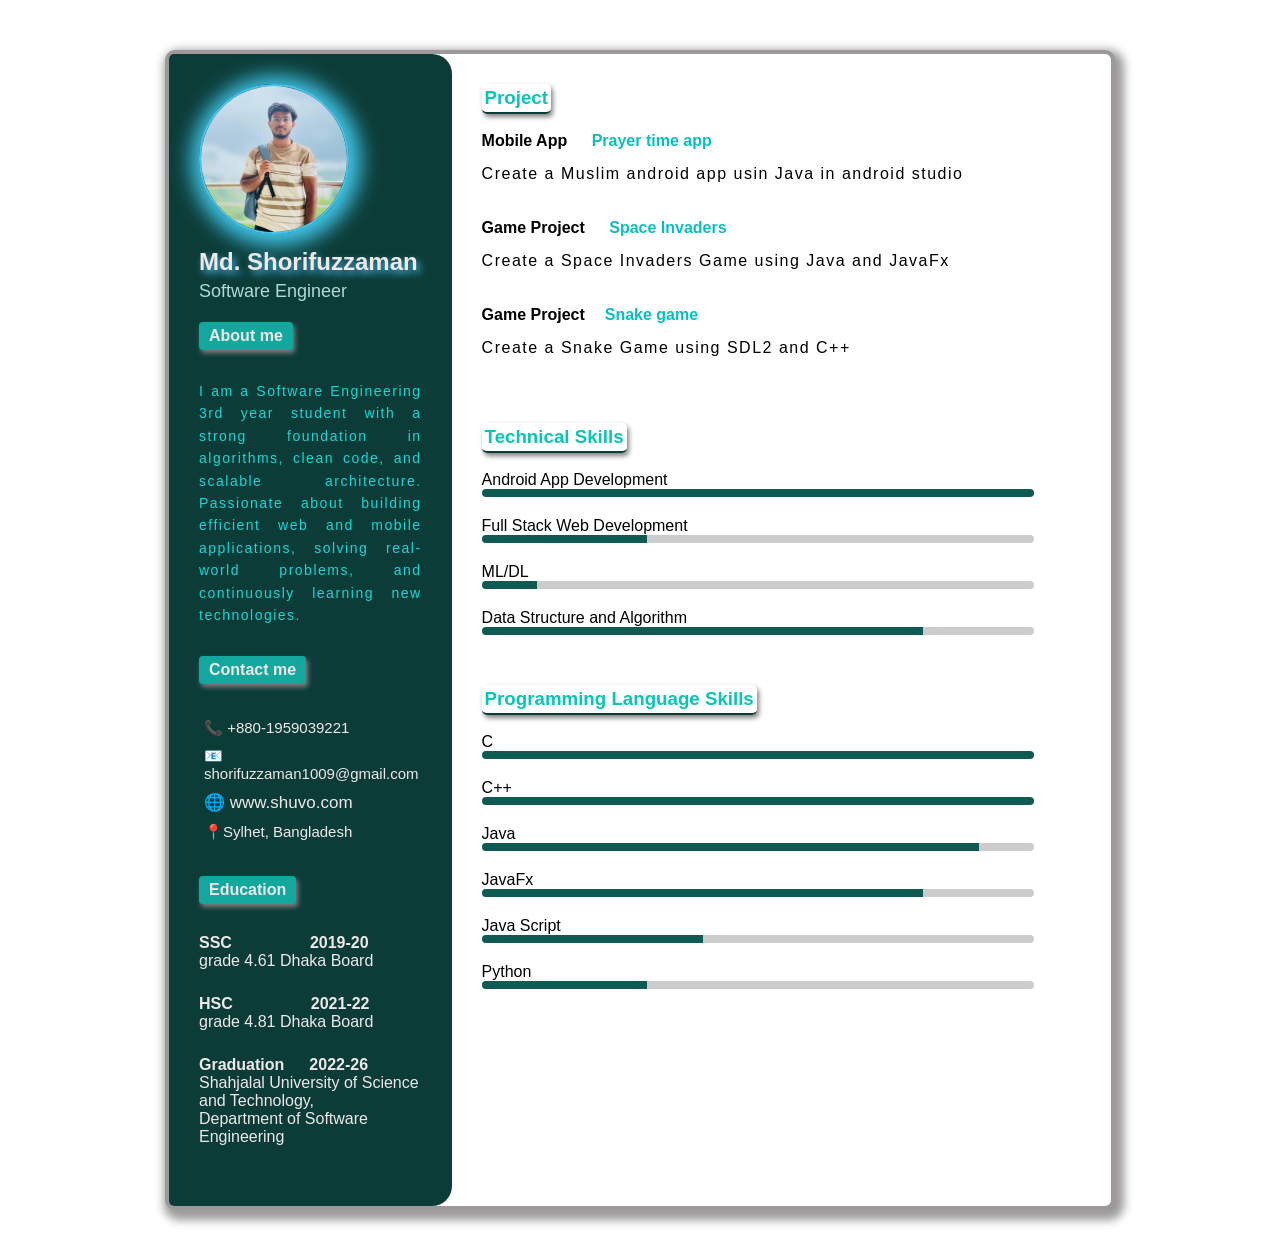
<file: index.html>
<!DOCTYPE html>
<html lang="en">

<head>
    <meta charset="UTF-8">
    <meta name="viewport" content="width=device-width, initial-scale=1.0">
    <title>Personal CV</title>
    <link rel="stylesheet" href="style2.css">
</head>

<body>

    <div class="container">

        <div class="firstPart">
            <img src="Profile2.jpg" alt="">
            <h1 class="name">Md. Shorifuzzaman</h1>
            <h2>Software Engineer</h2>

            <div class="aboutMe">
                <h3>About me</h3>
                <p >I am a Software Engineering 3rd year student with a strong foundation in algorithms, clean code, and scalable architecture. Passionate about building efficient web and mobile applications, solving real-world problems, and continuously learning new technologies.</p>
            </div>

            <div class="section">
                <h3>Contact me</h3>

                <ul class="contactList">
                    <li>📞 +880-1959039221</li>
                    <li>📧 shorifuzzaman1009@gmail.com</li>
                    <li><a href="#">🌐 www.shuvo.com</a></li>
                    <li>📍Sylhet, Bangladesh</li>
                </ul>
            </div>

            <div class="section">
                <h3>Education</h3>

                <div style="margin-bottom: 25px;">
                    <p><b>SSC<span style="padding-left: 78px;">2019-20</span></b></p>
                    <p>grade 4.61 Dhaka Board</p>
                </div>

                <div style="margin-bottom: 25px;">
                    <p><b>HSC<span style="padding-left: 78px;">2021-22</span></b></p>
                    <p>grade 4.81 Dhaka Board</p>
                </div>

                <div>
                    <p><b>Graduation<span style="padding-left: 25px;">2022-26</span></b></p>
                    <p>Shahjalal University of Science and Technology, <br>Department of Software Engineering</p>
                </div>
            </div>

        </div>

        <div class="secondPart">

            <div class="section">
                <h3>Project</h3> <br><br>

                <p><strong>Mobile App <span style="margin-left: 20px;color: rgb(9, 190, 190);">Prayer time app</span></strong><br>
                    <p style="margin-top: 15px;letter-spacing: 1.5px;">Create a Muslim android app usin Java in android studio</p>
                </p><br><br>

                <p><strong>Game Project <span style="margin-left: 20px;color: rgb(9, 190, 190);">Space Invaders</span></strong><br>
                    <p style="margin-top: 15px;letter-spacing: 1.5px;">Create a Space Invaders Game using Java and JavaFx</p>
                </p><br><br>

                <p><strong>Game Project<span style="margin-left: 20px;color: rgb(9, 190, 190);">Snake game</span></strong><br>
                    <p style="margin-top: 15px;letter-spacing: 1.5px;">Create a Snake Game using SDL2 and C++</p>
                </p><br><br>
                
            </div>

            <div class="section">
                <h3>Technical Skills</h3> <br><br>
                
                <div class="skill">
                    <span>Android App Development</span>
                    <div class="bar">
                        <div class="filled full"></div>
                    </div>
                </div>

                <div class="skill">
                    <span>Full Stack Web Development</span>
                    <div class="bar">
                        <div class="filled thirty"></div>
                    </div>
                </div>

                <div class="skill">
                    <span>ML/DL</span>
                    <div class="bar">
                        <div class="filled ten"></div>
                    </div>
                </div>

                <div class="skill">
                    <span>Data Structure and Algorithm</span>
                    <div class="bar">
                        <div class="filled eighty"></div>
                    </div>
                </div>

            </div>

            <div class="section">
                <h3>Programming Language Skills</h3><br> <br>

                <div class="languageSkill">
                    <span>C</span>
                    <div class="bar">
                        <div class="filled full"></div>
                    </div>
                </div>

                <div class="languageSkill">
                    <span>C++</span>
                    <div class="bar">
                        <div class="filled full"></div>
                    </div>
                </div>

                <div class="languageSkill">
                    <span>Java</span>
                    <div class="bar">
                        <div class="filled ninety"></div>
                    </div>
                </div>

                <div class="languageSkill">
                    <span>JavaFx</span>
                    <div class="bar">
                        <div class="filled eighty"></div>
                    </div>
                </div>

                <div class="languageSkill">
                    <span>Java Script</span>
                    <div class="bar">
                        <div class="filled fourty"></div>
                    </div>
                </div>

                <div class="languageSkill">
                    <span>Python</span>
                    <div class="bar">
                        <div class="filled thirty"></div>
                    </div>
                </div>

            </div>

        </div>

    </div>


</body>

</html>
</file>
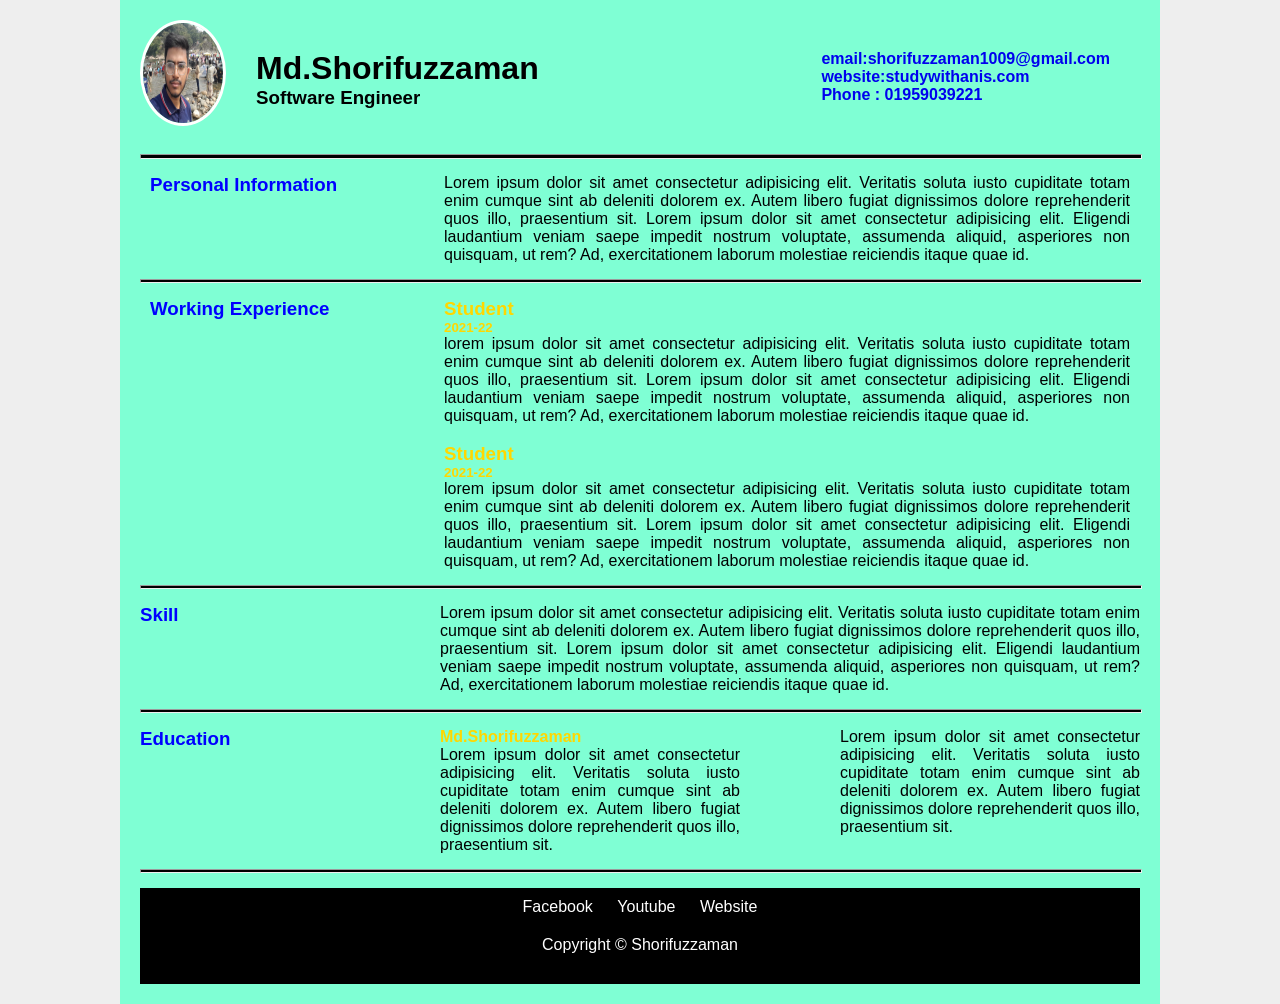
<file: CV project/setUpForWebDeveloper.html>
<!DOCTYPE html>
<html lang="en">

<head>
  <meta charset="UTF-8">
  <meta name="viewport" content="width=device-width, initial-scale=1.0">
  <title>CV project</title>
  <link rel="stylesheet" href="style.css">
</head>

<body>
  <div class="container">

    <header> <!--start header-->
      <img class="imag" src="shorif.jpg" alt="">

      <div class="header">
        <h1> Md.Shorifuzzaman</h1>
        <h3>Software Engineer</h3>
      </div>

      <div class="header2">
        <p><a href="mailto:shorifuzzaman1009@gmail.com">email:shorifuzzaman1009@gmail.com</a></p>
        <p><a href="http://www.studywithanis.com">website:studywithanis.com</a></p>
        <p><a href="tel:01959039221">Phone : 01959039221</a></p>
      </div>
    </header> <!--end header-->

    <div class="divClear"></div> <!--clear all div class hear-->
    <hr>

    <main>
      <section class="personal">

        <div class="content">

          <div class="left">
            <h3>Personal Information</h3>
          </div>

          <div class="right">
            Lorem ipsum dolor sit amet consectetur adipisicing elit. Veritatis soluta iusto cupiditate totam enim cumque
            sint ab deleniti dolorem ex. Autem libero fugiat dignissimos dolore reprehenderit quos illo, praesentium
            sit.
            Lorem ipsum dolor sit amet consectetur adipisicing elit. Eligendi laudantium veniam saepe impedit nostrum
            voluptate, assumenda aliquid, asperiores non quisquam, ut rem? Ad, exercitationem laborum molestiae
            reiciendis itaque quae id.
          </div>

        </div>
      </section>
      <div class="divClear"></div>
      <hr class="common-hr">

      <section class="work">
        <div class="content">

          <div class="left">
            <h3>Working Experience</h3>
          </div>

          <div class="right">
            <h3 class="h-class">Student</h3>
            <h5 class="h-class">2021-22</h5>
            <p>
              lorem ipsum dolor sit amet consectetur adipisicing elit. Veritatis soluta iusto cupiditate totam enim
              cumque
              sint ab deleniti dolorem ex. Autem libero fugiat dignissimos dolore reprehenderit quos illo, praesentium
              sit.
              Lorem ipsum dolor sit amet consectetur adipisicing elit. Eligendi laudantium veniam saepe impedit nostrum
              voluptate, assumenda aliquid, asperiores non quisquam, ut rem? Ad, exercitationem laborum molestiae
              reiciendis itaque quae id.
            </p> <br>
            <h3 class="h-class">Student</h3>
            <h5 class="h-class">2021-22</h5>
            <p>
              lorem ipsum dolor sit amet consectetur adipisicing elit. Veritatis soluta iusto cupiditate totam enim
              cumque
              sint ab deleniti dolorem ex. Autem libero fugiat dignissimos dolore reprehenderit quos illo, praesentium
              sit.
              Lorem ipsum dolor sit amet consectetur adipisicing elit. Eligendi laudantium veniam saepe impedit nostrum
              voluptate, assumenda aliquid, asperiores non quisquam, ut rem? Ad, exercitationem laborum molestiae
              reiciendis itaque quae id.
            </p>
          </div>

        </div>
      </section>
      <div class="divClear"></div>
      <hr class="common-hr">

      <section class="personal">

        <div class="skill">

          <div class="left">
            <h3>Skill</h3>
          </div>

          <div class="right">
            Lorem ipsum dolor sit amet consectetur adipisicing elit. Veritatis soluta iusto cupiditate totam enim cumque
            sint ab deleniti dolorem ex. Autem libero fugiat dignissimos dolore reprehenderit quos illo, praesentium
            sit.
            Lorem ipsum dolor sit amet consectetur adipisicing elit. Eligendi laudantium veniam saepe impedit nostrum
            voluptate, assumenda aliquid, asperiores non quisquam, ut rem? Ad, exercitationem laborum molestiae
            reiciendis itaque quae id.
          </div>

        </div>
      </section>
      <div class="divClear"></div>
      <hr class="common-hr">

      <section class="personal">

        <div class="education">

          <div class="left">
            <h3>Education</h3>
          </div>

          <div class="left2">
            <h4 class="h-class">Md.Shorifuzzaman</h4>
            Lorem ipsum dolor sit amet consectetur adipisicing elit. Veritatis soluta iusto cupiditate totam enim cumque
            sint ab deleniti dolorem ex. Autem libero fugiat dignissimos dolore reprehenderit quos illo, praesentium
            sit.
          </div>
          <div class="right2">
            Lorem ipsum dolor sit amet consectetur adipisicing elit. Veritatis soluta iusto cupiditate totam enim cumque
            sint ab deleniti dolorem ex. Autem libero fugiat dignissimos dolore reprehenderit quos illo, praesentium
            sit.
          </div>

        </div>
      </section>
      <div class="divClear"></div>
      <hr class="common-hr">

    </main>

    <footer class="footer">
      <a href="#">Facebook</a>
      <a href="#">Youtube</a>
      <a href="#">Website</a>
      <p>Copyright &copy; Shorifuzzaman</p>
    </footer>

  </div>

</body>

</html>
</file>
<file: style2.css>
*{
    margin: 0px;
    padding: 0px;
    box-sizing: border-box;
    font-family: Arial, sans-serif;
}

.container{
    background-color: white;
    display: flex;
    max-width: 950px;
    margin: 50px auto;
    border: 4px rgb(157, 153, 153) solid;
    border-radius: 10px;
    box-shadow: 4px 5px 10px 5px rgb(155, 153, 153);
}

.firstPart{
    background: #0c3c38;
    color: rgb(238, 232, 232);
    padding: 30px;
    /* border-radius: 20px; */
    border-top-left-radius: 5px;
    border-bottom-left-radius: 5px;
    border-top-right-radius: 20px;
    border-bottom-right-radius: 20px;
    width: 30%;
}
.secondPart{
    padding: 30px;
    width: 65%;
    box-sizing: border-box;
}
img{
    height: 150px;
    width: 150px;
    border-radius: 50%;
    object-fit: cover;
    border: 2px rgb(67, 198, 241) solid;
    box-shadow: 2px 2px 20px 10px rgb(66, 199, 233);
}
h1{
    font-size: 24px;
    margin-top: 10px;
    text-shadow: 3px 4px 7px rgb(75, 182, 232);
}
h2{
    color: #b2d8d8;
    margin-top: 5px;
    margin-bottom: 20px;
    font-size: 18px;
    font-weight: normal;
}
.firstPart h3{
    background: #13a89e;
    display: inline-block;
    padding: 5px 10px;
    border-radius: 4px;
    font-size: 16px;
    margin-bottom: 30px;
    box-shadow: 2px 3px 5px grey;
}



.firstPart h3:hover{
    box-shadow: 4px 5px 8px grey;
    font-size: 20px;
    cursor: pointer;
    transition: font-size .4s ease;
}

.aboutMe p{
    color: rgb(25, 215, 215);
    margin-bottom: 30px;
    line-height: 1.6;
    text-align: justify;
    letter-spacing: 1.5px;
    font-size: 14px;
}

.section{
    margin-bottom: 30px;
}

.firstPart ul li{
    list-style: none;
    padding: 5px;
    font-size: 15px;
}
.firstPart ul li a{
    text-decoration: none;
    font-size: 17px;
    color: rgb(238, 232, 232);
}

.firstPart ul li a:hover{
    color: blue;
    font-size: 20px;
}

/* .secondPart .section{
    height: 30%;
} */

.secondPart .section h3{
    color: #07c6b6;
    background: none;
    border-bottom: 2px solid #0c3c38;
    display: inline-block;
    padding-bottom: 4px;
    border-radius: 5px;
    padding: 3px;
    box-shadow: 2px 3px 5px grey;
}

.secondPart .section h3:hover{
    font-size: 20px;
    transition: font-size .4s ease;
    cursor: pointer;
    box-shadow: 4px 5px 8px grey;
}

.secondPart .section .skill{
    /* margin: 5px; */
    padding-bottom: 20px;
}
/* .secondPart .section .skill span{
    color: aqua;
    
} */

.secondPart .section .languageSkill{
    padding-bottom: 20px;
}
.bar {
  height: 8px;
  background: #ccc;
  border-radius: 5px;
  overflow: hidden;
}

.filled {
  height: 100%;
  background: #0f5a53;
}

.full {
  width: 100%;
}

.ninety {
  width: 90%;
}

.fourty{
    width: 40%;
}

.thirty{
    width: 30%;
}

.eighty {
  width: 80%;
}

.ten{
    width: 10%;
}
</file>
<file: CV project/style.css>
*{
    margin: 0;
    padding: 0;
}
body{
    background-color: #eee;
    font-family: 'Goboto',sans-serif;
}
.container{
    max-width: 1000px;
    background-color: aquamarine;
    margin: 0 auto;
    padding: 20px;
}
.imag{
    height: 100px;
    width: 80px;
    border: 3px white solid;
    border-radius: 50%;
    float: left;
}
.header{
    float: left;
    padding: 30px;
}
.header2 {
    float: right;
    padding: 30px;
    font-weight: bold;
}
.header2 a{
    text-decoration: none;
}
.header2 a:hover{
    color: red;
    text-decoration: underline;
}
.divClear{
    clear: both;
}
hr{
    height: 3px;
    width: 100%;
    margin: 15px auto;
    background-color: black;
}
.content{
    margin: 10px;

}
.left{
    color: blue;
    float: left;
    width: 30%;
}
.right{
    width: 70%;
    float: left;
    text-align: justify;
}

.common-hr{
    height: 2px;
    width: 100%;
    margin: 15px auto;
    background-color: black;
}
.h-class{
    color: gold;
}

.left2{
    width: 30%;
    float: left;
    text-align: justify;
}
.right2{
    width: 30%;
    float: right;
    text-align: justify;
}
.footer{
    text-align: center;
    background-color: black;
    padding: 10px;
}
.footer a{
    color: white;
    text-decoration: none;
    padding-top: 10px;
    margin: 10px;
}
.footer p{
    color: white;
    padding: 10px;
    margin: 10px;
}
</file>
